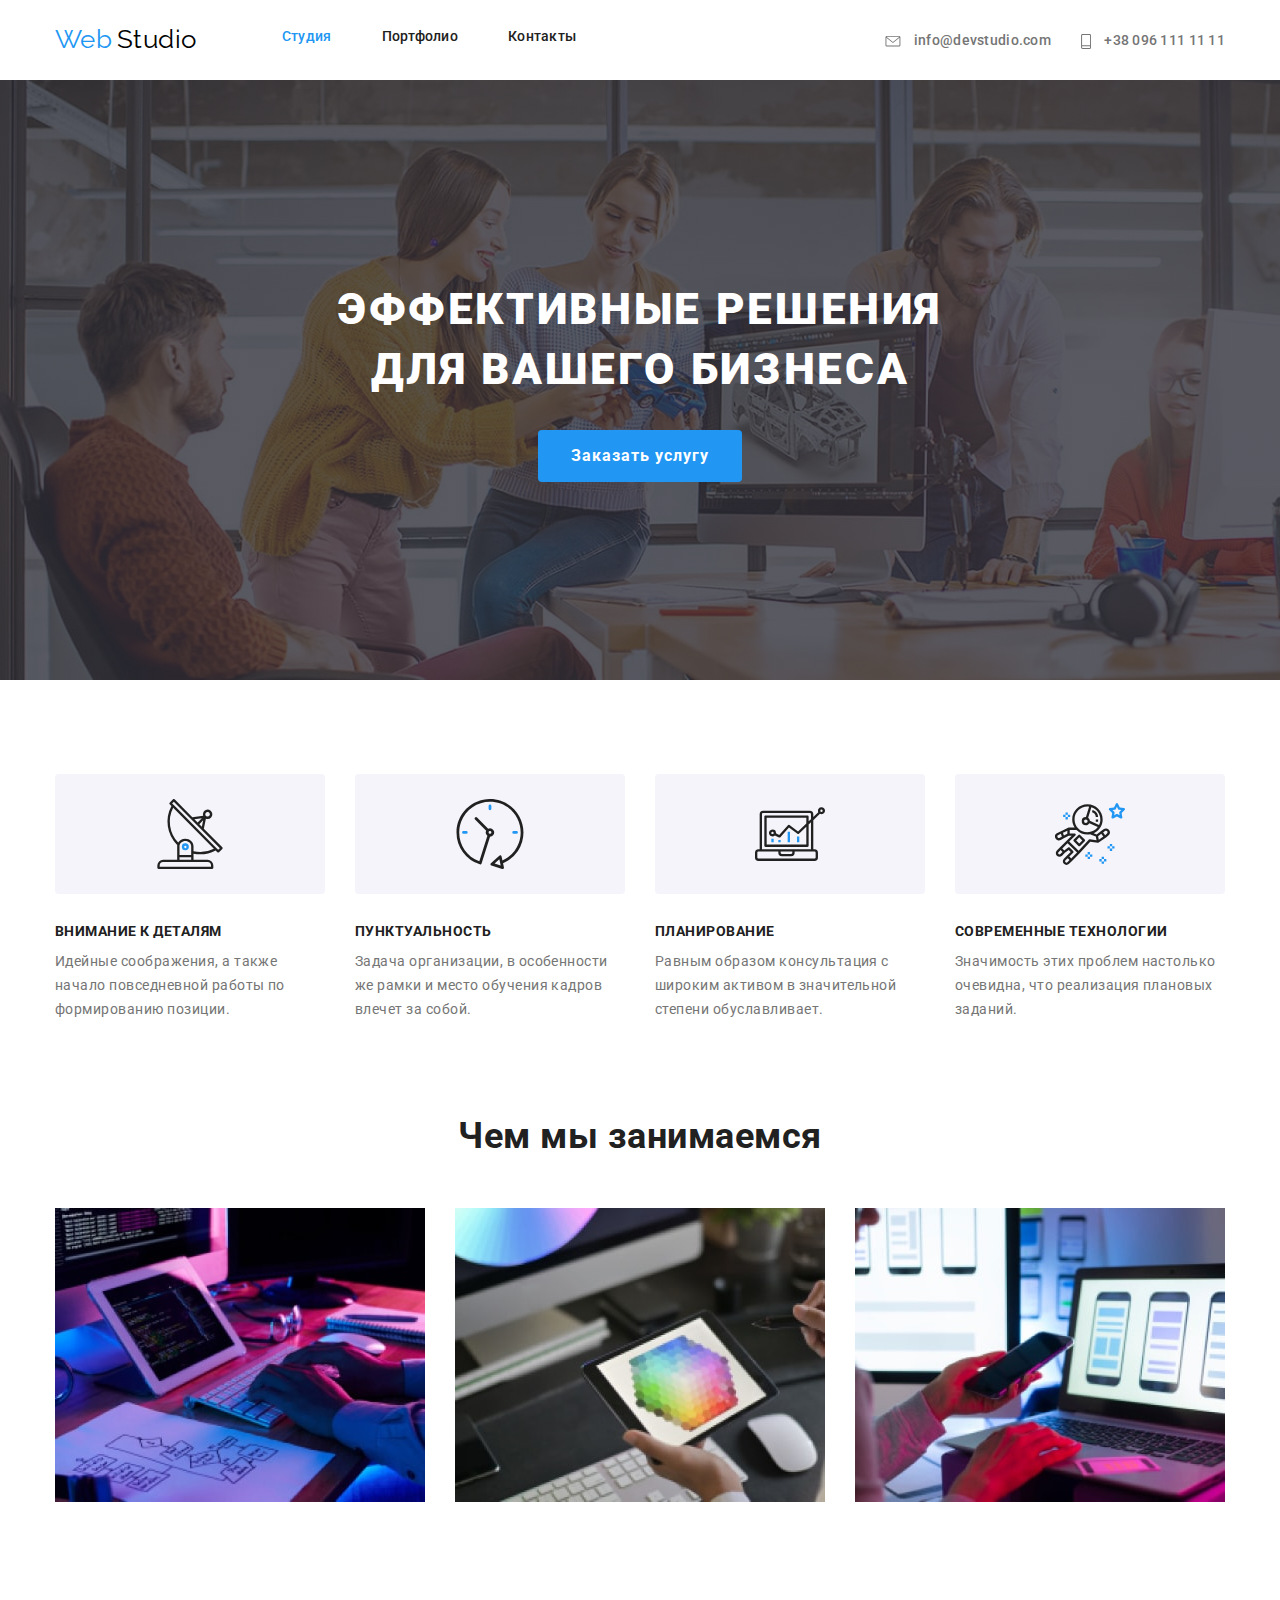
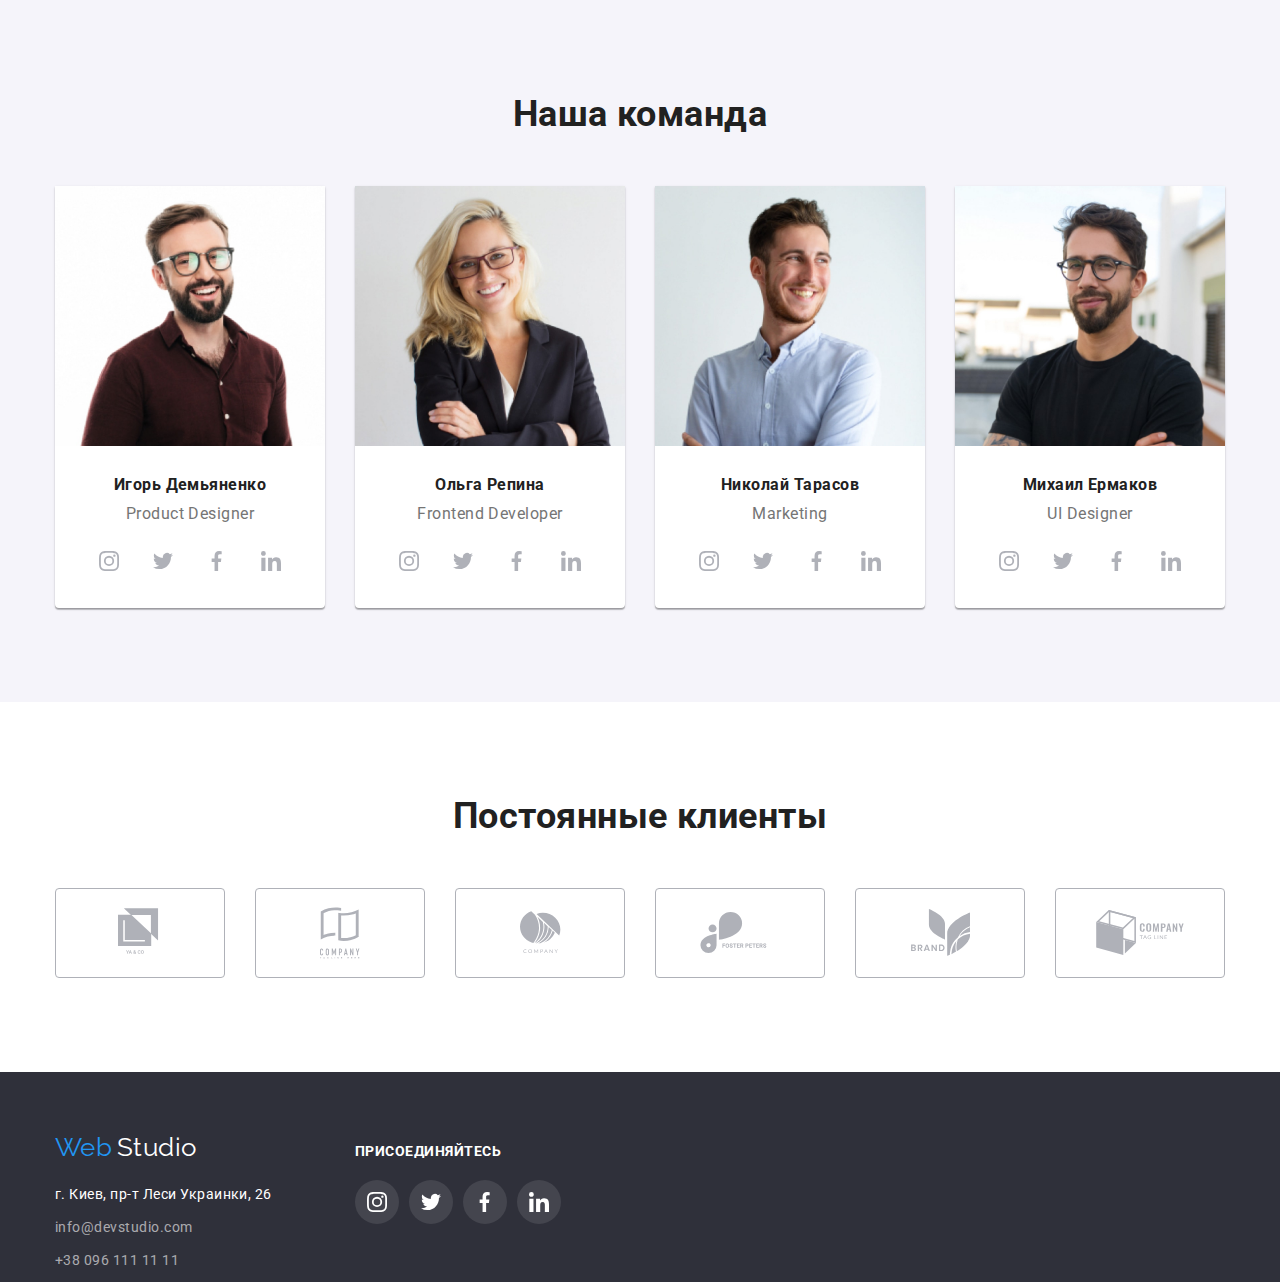
<file: index.html>
<!DOCTYPE html>
<html lang="ru">
  <head>
    <meta charset="UTF-8" />
    <meta name="viewport" content="width=device-width, initial-scale=1.0" />
    <title>Document</title>
    <link
      href="https://fonts.googleapis.com/css2?family=Raleway:wght@700&family=Roboto:wght@400;500;700;900&display=swap"
      rel="stylesheet"
    />
    <link rel="stylesheet" href="./css/normalize.css" />
    <link rel="stylesheet" href="./css/stylies.css" />
  </head>
  <body class="body">
    <!--Шапка страницы-->
    <header class="header">
      <nav class="header-nav">
        <a href="" class="web-studio">
          <span class="web">Web</span> <span class="studio">Studio</span>
        </a>
        <ul class="head-nav">
          <li class="item">
            <a href="./index.html" class="link current"> Студия</a>
          </li>
          <li class="item">
            <a href="./portfolio.html" class="link"> Портфолио</a>
          </li>
          <li class="item"><a href="" class="link"> Контакты</a></li>
        </ul>
        <ul class="head-nav phone">
          <li class="item-phone">
            <a href="mailto:info@devstudio.com" class="link-phone">
              <svg class="icon-letter">
                <use xlink:href="./img/sprite.svg#letter"></use>
              </svg>
              info@devstudio.com
            </a>
          </li>
          <li class="item-phone">
            <a href="tel:380961111111" class="link-phone"
              ><svg class="icon-phone">
                <use xlink:href="./img/sprite.svg#phone"></use>
              </svg>
              +38 096 111 11 11</a
            >
          </li>
        </ul>
      </nav>
    </header>
    <main class="main">
      <!--Блок с заказом услуг-->
      <section class="section-order">
        <div class="container">
          <h1>Эффективные решения для вашего бизнеса</h1>
          <button class="button">Заказать услугу</button>
        </div>
      </section>
      <!--Блок с преимуществоми нашей компании-->
      <section class="section-advantage">
        <div class="container">
          <ul class="list-advantage">
            <li class="style">
              <div class="icon antenna"></div>
              <h2 class="title">Внимание к деталям</h2>
              <p class="text">
                Идейные соображения, а также начало повседневной работы по
                формированию позиции.
              </p>
            </li>
            <li class="style">
              <div class="icon clock"></div>
              <h2 class="title">Пунктуальность</h2>
              <p class="text">
                Задача организации, в особенности же рамки и место обучения
                кадров влечет за собой.
              </p>
            </li>
            <li class="style">
              <div class="icon diagrama"></div>
              <h2 class="title">Планирование</h2>
              <p class="text">
                Равным образом консультация с широким активом в значительной
                степени обуславливает.
              </p>
            </li>
            <li class="style">
              <div class="icon astronaut"></div>
              <h2 class="title">Современные технологии</h2>
              <p class="text">
                Значимость этих проблем настолько очевидна, что реализация
                плановых заданий.
              </p>
            </li>
          </ul>
        </div>
      </section>
      <!--Блок с услугами котоые предоставляет наша компания-->
      <section class="section-services">
        <div class="container">
          <h2 class="title">Чем мы занимаемся</h2>
          <ul class="list-services">
            <li class="style">
              <img src="./img/nout.jpg" alt="фото ноутбука" width="370" />
              <!--<h3 class="caption">Десктопные приложения</h3>-->
            </li>
            <li class="style">
              <img src="./img/telefon.jpg" alt="фото смартфона" width="370" />
              <!--<h3 class="caption">Мобильные приложения</h3>-->
            </li>
            <li class="style">
              <img
                src="./img/monitor.jpg"
                alt="фото экрана монитора"
                width="370"
              />
              <!--<h3 class="caption">Дизайнерские решения</h3>-->
            </li>
          </ul>
        </div>
      </section>
      <!--Блок с нашей командой -->
      <section class="section-team">
        <div class="container">
          <h2 class="title">Наша команда</h2>
          <ul class="list-team">
            <li class="style">
              <img
                class="style-img"
                src="./our-team/igor.jpg"
                alt=" фото Игоря демьяненко"
                width="270"
              />
              <h3 class="caption">Игорь Демьяненко</h3>
              <p class="text">Product Designer</p>
              <ul class="social">
                <li class="social-logo">
                  <a href="" aria-label="лого-инстаграма" class="link">
                    <svg class="icon-social">
                      <use xlink:href="./img/sprite.svg#instagram"></use>
                    </svg>
                  </a>
                </li>
                <li class="social-logo">
                  <a href="" aria-label="лого-твиттера" class="link">
                    <svg class="icon-social">
                      <use xlink:href="./img/sprite.svg#twitter"></use>
                    </svg>
                  </a>
                </li>
                <li class="social-logo">
                  <a href="" aria-label="лого-фейсбука" class="link">
                    <svg class="icon-social">
                      <use xlink:href="./img/sprite.svg#facebook"></use>
                    </svg>
                  </a>
                </li>
                <li class="social-logo">
                  <a href="" aria-label="лого-линкин" class="link">
                    <svg class="icon-social">
                      <use xlink:href="./img/sprite.svg#linkedin"></use>
                    </svg>
                  </a>
                </li>
              </ul>
            </li>
            <li class="style">
              <img
                class="style-img"
                src="./our-team/olga.jpg"
                alt="фото Ольги Репиной"
                width="270"
              />
              <h3 class="caption">Ольга Репина</h3>
              <p class="text">Frontend Developer</p>
              <ul class="social">
                <li class="social-logo">
                  <a href="" aria-label="лого-инстаграма" class="link">
                    <svg class="icon-social">
                      <use xlink:href="./img/sprite.svg#instagram"></use>
                    </svg>
                  </a>
                </li>
                <li class="social-logo">
                  <a href="" aria-label="лого-твиттера" class="link">
                    <svg class="icon-social">
                      <use xlink:href="./img/sprite.svg#twitter"></use>
                    </svg>
                  </a>
                </li>
                <li class="social-logo">
                  <a href="" aria-label="лого-фейсбука" class="link">
                    <svg class="icon-social">
                      <use xlink:href="./img/sprite.svg#facebook"></use>
                    </svg>
                  </a>
                </li>
                <li class="social-logo">
                  <a href="" aria-label="лого-линкин" class="link">
                    <svg class="icon-social">
                      <use xlink:href="./img/sprite.svg#linkedin"></use>
                    </svg>
                  </a>
                </li>
              </ul>
            </li>
            <li class="style">
              <img
                class="style-img"
                src="./our-team/nikolai.jpg"
                alt="фото Николая Тарасова"
                width="270"
              />
              <h3 class="caption">Николай Тарасов</h3>
              <p class="text">Marketing</p>
              <ul class="social">
                <li class="social-logo">
                  <a href="" aria-label="лого-инстаграма" class="link">
                    <svg class="icon-social">
                      <use xlink:href="./img/sprite.svg#instagram"></use>
                    </svg>
                  </a>
                </li>
                <li class="social-logo">
                  <a href="" aria-label="лого-твиттера" class="link">
                    <svg class="icon-social">
                      <use xlink:href="./img/sprite.svg#twitter"></use>
                    </svg>
                  </a>
                </li>
                <li class="social-logo">
                  <a href="" aria-label="лого-фейсбука" class="link">
                    <svg class="icon-social">
                      <use xlink:href="./img/sprite.svg#facebook"></use>
                    </svg>
                  </a>
                </li>
                <li class="social-logo">
                  <a href="" aria-label="лого-линкин" class="link">
                    <svg class="icon-social">
                      <use xlink:href="./img/sprite.svg#linkedin"></use>
                    </svg>
                  </a>
                </li>
              </ul>
            </li>
            <li class="style">
              <img
                class="style-img"
                src="./our-team/mihail.jpg"
                alt="фото Михаила Ермакова"
                width="270"
              />
              <h3 class="caption">Михаил Ермаков</h3>
              <p class="text">UI Designer</p>
              <ul class="social">
                <li class="social-logo">
                  <a href="" aria-label="лого-инстаграма" class="link">
                    <svg class="icon-social">
                      <use xlink:href="./img/sprite.svg#instagram"></use>
                    </svg>
                  </a>
                </li>
                <li class="social-logo">
                  <a href="" aria-label="лого-твиттера" class="link">
                    <svg class="icon-social">
                      <use xlink:href="./img/sprite.svg#twitter"></use>
                    </svg>
                  </a>
                </li>
                <li class="social-logo">
                  <a href="" aria-label="лого-фейсбука" class="link">
                    <svg class="icon-social">
                      <use xlink:href="./img/sprite.svg#facebook"></use>
                    </svg>
                  </a>
                </li>
                <li class="social-logo">
                  <a href="" aria-label="лого-линкин" class="link">
                    <svg class="icon-social">
                      <use xlink:href="./img/sprite.svg#linkedin"></use>
                    </svg>
                  </a>
                </li>
              </ul>
            </li>
          </ul>
        </div>
      </section>
      <!--Блок с компаниями которые получили наши услуги-->
      <section class="section-firm">
        <div class="container">
          <h2 class="title">Постоянные клиенты</h2>
          <ul class="list-firm">
            <li class="style">
              <a href="" class="link-firm">
                <svg class="icon-firm" width="44.27" height="49.23">
                  <use xlink:href="./img/sprite.svg#logo-1"></use>
                </svg>
              </a>
            </li>
            <li class="style">
              <a href="" class="link-firm">
                <svg class="icon-firm" width="40" height="52">
                  <use xlink:href="./img/sprite.svg#logo-2"></use>
                </svg>
              </a>
            </li>
            <li class="style">
              <a href="" class="link-firm">
                <svg class="icon-firm" width="41" height="42.6">
                  <use xlink:href="./img/sprite.svg#logo-3"></use>
                </svg>
              </a>
            </li>
            <li class="style">
              <a href="" class="link-firm">
                <svg class="icon-firm" width="79.66" height="42">
                  <use xlink:href="./img/sprite.svg#logo-4"></use>
                </svg>
              </a>
            </li>
            <li class="style">
              <a href="" class="link-firm">
                <svg class="icon-firm" width="59" height="47">
                  <use xlink:href="./img/sprite.svg#logo-5"></use>
                </svg>
              </a>
            </li>
            <li class="style">
              <a href="" class="link-firm">
                <svg class="icon-firm" width="88.48" height="45.44">
                  <use xlink:href="./img/sprite.svg#logo-6"></use>
                </svg>
              </a>
            </li>
          </ul>
        </div>
      </section>
    </main>
    <!--Подвал страницы-->
    <footer class="footer">
      <div class="container">
        <ul class="footer-list">
          <li class="style">
            <a href="" class="web-studio-footer">
              <span class="web">Web</span> <span class="studio">Studio</span>
            </a>
            <address>
              <p class="text">г. Киев, пр-т Леси Украинки, 26</p>
              <ul>
                <li>
                  <a href="mailto:info@devstudio.com" class="link-phone"
                    >info@devstudio.com</a
                  >
                </li>
                <li>
                  <a href="tel:380961111111" class="link-phone"
                    >+38 096 111 11 11</a
                  >
                </li>
              </ul>
            </address>
          </li>
          <li class="style">
            <h2 class="title">присоединяйтесь</h2>
            <ul class="footer-logo">
              <li class="footer-list">
                <a href="" aria-label="лого-инстаграма" class="link">
                  <svg class="icon-social">
                    <use xlink:href="./img/sprite.svg#instagram"></use>
                  </svg>
                </a>
              </li>
              <li class="footer-list">
                <a href="" aria-label="лого-твиттера" class="link">
                  <svg class="icon-social">
                    <use xlink:href="./img/sprite.svg#twitter"></use>
                  </svg>
                </a>
              </li>
              <li class="footer-list">
                <a href="" aria-label="лого-фейсбука" class="link">
                  <svg class="icon-social">
                    <use xlink:href="./img/sprite.svg#facebook"></use>
                  </svg>
                </a>
              </li>
              <li class="footer-list">
                <a href="" aria-label="лого-линкин" class="link">
                  <svg class="icon-social">
                    <use xlink:href="./img/sprite.svg#linkedin"></use>
                  </svg>
                </a>
              </li>
            </ul>
          </li>
          <!--<li class="style subscription">
            <h2 class="title">Подпишитесь на рассылку</h2>
            <p class="mail">E-mail</p>
          </li>
          <li class="style">
            <button class="footer-btn" type="button">
              Подписаться
              <svg class="icon-footer">
                <use xlink:href="./img/sprite.svg#icon-send"></use>
              </svg>
            </button>
          </li>-->
        </ul>
      </div>
    </footer>
  </body>
</html>
</file>
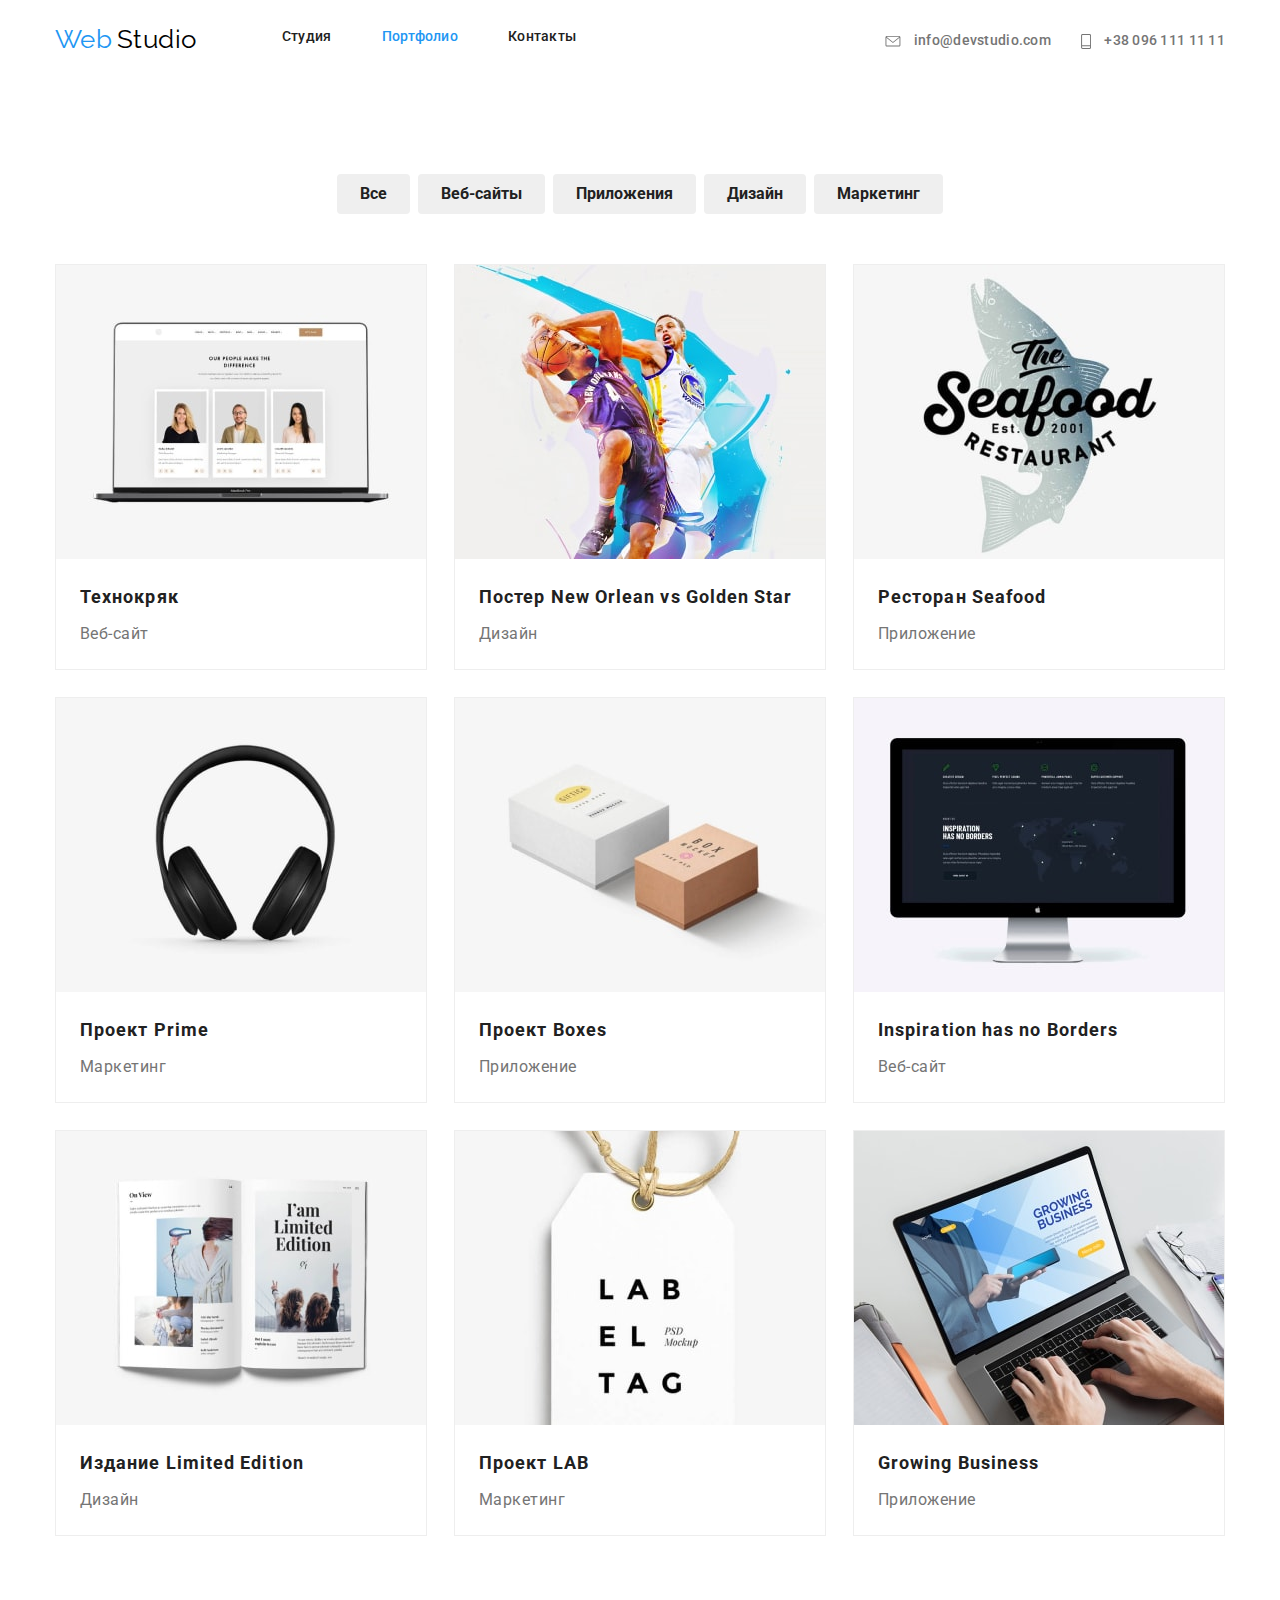
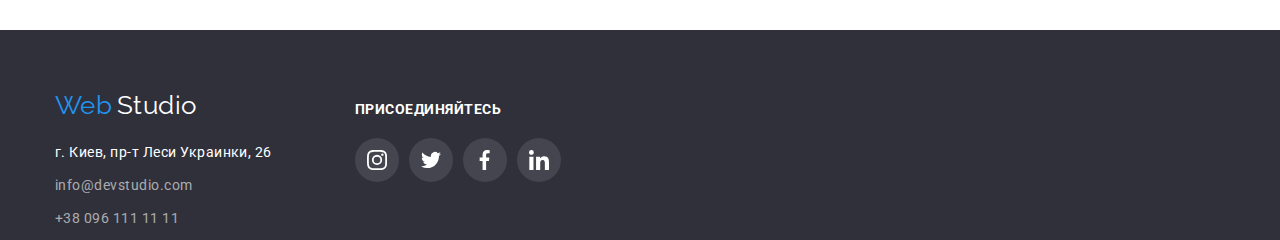
<file: portfolio.html>
<!DOCTYPE html>
<html lang="ru">
  <head>
    <meta charset="UTF-8" />
    <meta name="viewport" content="width=device-width, initial-scale=1.0" />
    <title>Document</title>
    <link
      href="https://fonts.googleapis.com/css2?family=Raleway:wght@700&family=Roboto:wght@400;500;700;900&display=swap"
      rel="stylesheet"
    />
    <link rel="stylesheet" href="./css/normalize.css" />
    <link rel="stylesheet" href="./css/stylies.css" />
  </head>
  <body class="body">
    <!--Шапка страницы-->
    <header class="header">
      <nav class="header-nav">
        <a href="" class="web-studio">
          <span class="web">Web</span> <span class="studio">Studio</span>
        </a>
        <ul class="head-nav">
          <li class="item">
            <a href="./index.html" class="link"> Студия</a>
          </li>
          <li class="item">
            <a href="./portfolio.html" class="link current"> Портфолио</a>
          </li>
          <li class="item"><a href="" class="link"> Контакты</a></li>
        </ul>
        <ul class="head-nav phone">
          <li class="item-phone">
            <a href="mailto:info@devstudio.com" class="link-phone">
              <svg class="icon-letter">
                <use xlink:href="./img/sprite.svg#letter"></use>
              </svg>
              info@devstudio.com
            </a>
          </li>
          <li class="item-phone">
            <a href="tel:380961111111" class="link-phone"
              ><svg class="icon-phone">
                <use xlink:href="./img/sprite.svg#phone"></use>
              </svg>
              +38 096 111 11 11</a
            >
          </li>
        </ul>
      </nav>
    </header>
    <main>
      <!--Секция с навигационными кнопками-->
      <section class="section-nav">
        <div class="container">
          <h1 class="hidden"><span class="visibility">Примеры работ</span></h1>
          <ul class="nav-btn">
            <li class="btn-list">
              <button class="button-nav" type="button">Все</button>
            </li>
            <li class="btn-list">
              <button class="button-nav" type="button">Веб-сайты</button>
            </li>
            <li class="btn-list">
              <button class="button-nav" type="button">Приложения</button>
            </li>
            <li class="btn-list">
              <button class="button-nav" type="button">Дизайн</button>
            </li>
            <li class="btn-list">
              <button class="button-nav" type="button">Маркетинг</button>
            </li>
          </ul>
        </div>
      </section>
      <!--Секция с примерами работ-->
      <section class="section-work">
        <div class="container">
          <ul class="work-list">
            <li class="work-item">
              <a href="" class="link">
                <img
                  class="style-img"
                  src="./portfolio/texnokrjak.jpg"
                  alt="ноутбук с вебсайтом"
                  width="370"
                />
                <h2 class="title">Технокряк</h2>
                <p class="text">Веб-сайт</p>
                <!--<p class="caption">
                  Технокряк это современная площадка распространения
                  коронавируса. Компании используют эту платформу для цифрового
                  шпионажа и атак на защищённые сервера конкурентов.
                </p>-->
              </a>
            </li>
            <li class="work-item">
              <a href="" class="link">
                <img
                  class="style-img"
                  src="./portfolio/new-orlean-vs-golden-star.jpg"
                  alt="баскетболисты с мячем"
                  width="370"
                />
                <h2 class="title">Постер New Orlean vs Golden Star</h2>
                <p class="text">Дизайн</p>
                <!--<p class="caption">
                  Технокряк это современная площадка распространения
                  коронавируса. Компании используют эту платформу для цифрового
                  шпионажа и атак на защищённые сервера конкурентов.
                </p>-->
              </a>
            </li>
            <li class="work-item">
              <a href="" class="link">
                <img
                  class="style-img"
                  src="./portfolio/seafood.jpg"
                  alt="вывеска рыбного ресторана"
                  width="370"
                />
                <h2 class="title">Ресторан Seafood</h2>
                <p class="text">Приложение</p>
                <!--<p class="caption">
                  Технокряк это современная площадка распространения
                  коронавируса. Компании используют эту платформу для цифрового
                  шпионажа и атак на защищённые сервера конкурентов.
                </p>-->
              </a>
            </li>
            <li class="work-item">
              <a href="" class="link">
                <img
                  class="style-img"
                  src="./portfolio/Prime.jpg"
                  alt="картинка с наушники"
                  width="370"
                />
                <h2 class="title">Проект Prime</h2>
                <p class="text">Маркетинг</p>
                <!--<p class="caption">
                  Технокряк это современная площадка распространения
                  коронавируса. Компании используют эту платформу для цифрового
                  шпионажа и атак на защищённые сервера конкурентов.
                </p>-->
              </a>
            </li>
            <li class="work-item">
              <a href="" class="link">
                <img
                  class="style-img"
                  src="./portfolio/Boxes.jpg"
                  alt="картинка с коробками"
                  width="370"
                />
                <h2 class="title">Проект Boxes</h2>
                <p class="text">Приложение</p>
                <!--<p class="caption">
                  Технокряк это современная площадка распространения
                  коронавируса. Компании используют эту платформу для цифрового
                  шпионажа и атак на защищённые сервера конкурентов.
                </p>-->
              </a>
            </li>
            <li class="work-item">
              <a href="" class="link">
                <img
                  class="style-img"
                  src="./portfolio/Inspiration-has-no-Borders.jpg"
                  alt="монитор с вебсайтом"
                  width="370"
                />
                <h2 class="title">Inspiration has no Borders</h2>
                <p class="text">Веб-сайт</p>
                <!--<p class="caption">
                  Технокряк это современная площадка распространения
                  коронавируса. Компании используют эту платформу для цифрового
                  шпионажа и атак на защищённые сервера конкурентов.
                </p>-->
              </a>
            </li>
            <li class="work-item">
              <a href="" class="link">
                <img
                  class="style-img"
                  src="./portfolio/Limited-Edition.jpg"
                  alt="картинка с журналом"
                  width="370"
                />
                <h2 class="title">Издание Limited Edition</h2>
                <p class="text">Дизайн</p>
                <!--<p class="caption">
                  Технокряк это современная площадка распространения
                  коронавируса. Компании используют эту платформу для цифрового
                  шпионажа и атак на защищённые сервера конкурентов.
                </p>-->
              </a>
            </li>
            <li class="work-item">
              <a href="" class="link">
                <img
                  class="style-img"
                  src="./portfolio/LAB.jpg"
                  alt="картинка с физиткой"
                  width="370"
                />
                <h2 class="title">Проект LAB</h2>
                <p class="text">Маркетинг</p>
                <!--<p class="caption">
                  Технокряк это современная площадка распространения
                  коронавируса. Компании используют эту платформу для цифрового
                  шпионажа и атак на защищённые сервера конкурентов.
                </p>-->
              </a>
            </li>
            <li class="work-item">
              <a href="" class="link">
                <img
                  class="style-img"
                  src="./portfolio/Growing-Business.jpg"
                  alt="картинка с ноутбуком"
                  width="370"
                />
                <h2 class="title">Growing Business</h2>
                <p class="text">Приложение</p>
                <!--<p class="caption">
                  Технокряк это современная площадка распространения
                  коронавируса. Компании используют эту платформу для цифрового
                  шпионажа и атак на защищённые сервера конкурентов.
                </p>-->
              </a>
            </li>
          </ul>
        </div>
      </section>
    </main>
    <!--Подвал страницы-->
    <footer class="footer">
      <div class="container">
        <ul class="footer-list">
          <li class="style">
            <a href="" class="web-studio-footer">
              <span class="web">Web</span> <span class="studio">Studio</span>
            </a>
            <address>
              <p class="text">г. Киев, пр-т Леси Украинки, 26</p>
              <ul>
                <li>
                  <a href="mailto:info@devstudio.com" class="link-phone"
                    >info@devstudio.com</a
                  >
                </li>
                <li>
                  <a href="tel:380961111111" class="link-phone"
                    >+38 096 111 11 11</a
                  >
                </li>
              </ul>
            </address>
          </li>
          <li class="style">
            <h2 class="title">присоединяйтесь</h2>
            <ul class="footer-logo">
              <li class="footer-list">
                <a href="" aria-label="лого-инстаграма" class="link">
                  <svg class="icon-social">
                    <use xlink:href="./img/sprite.svg#instagram"></use>
                  </svg>
                </a>
              </li>
              <li class="footer-list">
                <a href="" aria-label="лого-твиттера" class="link">
                  <svg class="icon-social">
                    <use xlink:href="./img/sprite.svg#twitter"></use>
                  </svg>
                </a>
              </li>
              <li class="footer-list">
                <a href="" aria-label="лого-фейсбука" class="link">
                  <svg class="icon-social">
                    <use xlink:href="./img/sprite.svg#facebook"></use>
                  </svg>
                </a>
              </li>
              <li class="footer-list">
                <a href="" aria-label="лого-линкин" class="link">
                  <svg class="icon-social">
                    <use xlink:href="./img/sprite.svg#linkedin"></use>
                  </svg>
                </a>
              </li>
            </ul>
          </li>
          <!--<li class="style subscription">
            <h2 class="title">Подпишитесь на рассылку</h2>
            <p class="mail">E-mail</p>
          </li>
          <li class="style">
            <button class="footer-btn" type="button">
              Подписаться
              <svg class="icon-footer">
                <use xlink:href="./img/sprite.svg#icon-send"></use>
              </svg>
            </button>
          </li>-->
        </ul>
      </div>
    </footer>
  </body>
</html>
</file>
<file: css/stylies.css>
/* основной цвет #212121 */
/* вторичный цвет #757575 */
/* цвет наведения #2196F3 */

:root {
  --accent-color: #2196f3;
  --main-color: #212121;
  --secondary-color: #757575;
}

.body {
  font-family: "Roboto", sans-serif;
  color: var(--main-color);
  letter-spacing: 0.03em;
}
ul {
  list-style: none;
  margin: 0;
  padding: 0;
}

/*шапка страницы*/

.header-nav {
  display: flex;
  align-items: center;
  height: 80px;

  width: 1170px;
  margin-left: auto;
  margin-right: auto;
  padding-left: 15px;
  padding-right: 15px;
}

.web-studio {
  text-decoration: none;
}

.web {
  font-family: "Raleway", sans-serif;
  color: var(--accent-color);
  font-size: 26px;
  line-height: 1.2;
}
.studio {
  font-family: "Raleway", sans-serif;
  color: #000000;
  font-size: 26px;
  line-height: 1.2;
}

.head-nav {
  display: flex;
  margin-left: 85px;
}
.head-nav .item + .item {
  margin-left: 50px;
}
.head-nav .item-phone + .item-phone {
  margin-left: 30px;
}
.head-nav.phone {
  margin-left: auto;
}

.head-nav .link {
  display: block;
  padding-top: 32px;
  padding-bottom: 38px;

  font-weight: 500;
  font-size: 14px;
  line-height: 1.14;
  letter-spacing: 0.02em;
  color: var(--main-color);
  text-decoration: none;
}

.head-nav .link.current {
  color: var(--accent-color);
}

.head-nav .link:hover,
.head-nav .link:focus {
  color: var(--accent-color);
}

.head-nav .link-phone {
  color: var(--secondary-color);
  fill: var(--secondary-color);

  font-size: 14px;
  line-height: 1.14;
  letter-spacing: 0.02em;
  font-weight: 500;
  text-decoration: none;
}

.main {
  background-color: #ffffff;
}
.link-phone .icon-letter {
  width: 16px;
  height: 11.2px;
  margin: 0;
  margin-right: 10px;
  vertical-align: middle;
}
.link-phone .icon-phone {
  width: 10px;
  height: 15px;
  margin: 0;
  margin-right: 10px;
  vertical-align: middle;
}
.link-phone:hover,
.link-phone:focus {
  color: var(--accent-color);
  fill: var(--accent-color);
}
/* Блок с заказом услуг */

.container {
  width: 1170px;
  margin-left: auto;
  margin-right: auto;
  padding-left: 15px;
  padding-right: 15px;
  text-align: center;
}

h1 {
  margin: auto;
  padding-left: 237px;
  padding-right: 237px;
  padding-top: 200px;
  padding-bottom: 30px;
  width: 696px;

  font-weight: 900;
  font-size: 44px;
  line-height: 1.36;
  text-align: center;
  letter-spacing: 0.06em;
  text-transform: uppercase;
  color: #ffffff;
}
.button {
  border-radius: 4px;
  padding: 10px 32px;
  min-width: 200px;
  border: 1px solid transparent;

  font-weight: 700;
  font-size: 16px;
  line-height: 1.87;
  letter-spacing: 0.06em;
  background-color: var(--accent-color);
  color: #ffffff;
}
.section-order {
  height: 600px;
  max-width: 1600px;
  margin-left: auto;
  margin-right: auto;
  background-color: var(--secondary-color);
  background-image: linear-gradient(
      rgba(47, 48, 58, 0.8),
      rgba(47, 48, 58, 0.8)
    ),
    url(../img/Header.jpg);
}
/* Блок с преимуществоми нашей компании */

.list-advantage {
  display: flex;
  text-align: left;
}
.section-advantage {
  padding-top: 94px;
}
.style {
  width: 270px;
}
.list-advantage .style + .style {
  margin-left: 30px;
}
.style .icon {
  background-color: #f5f4fa;
  background-repeat: no-repeat;
  background-position: 50% 50%;

  width: 270px;
  height: 120px;
  border-radius: 4px;
  margin-bottom: 30px;
}
.antenna {
  background-image: url(../img/antenna.svg);
}

.clock {
  background-image: url(../img/clock.svg);
}

.diagrama {
  background-image: url(../img/diagram.svg);
}

.astronaut {
  background-image: url(../img/astronaut.svg);
}
.icon .img {
  margin: 25px 100px;
}

.section-advantage .title {
  margin: 0;
  margin-bottom: 10px;

  font-size: 14px;
  line-height: 1.14;
  text-transform: uppercase;
}

.section-advantage .text {
  margin: 0;

  font-size: 14px;
  line-height: 1.71;
  color: var(--secondary-color);
}

/* Блок с услугами котоые предоставляет наша компания */
.section-services {
  padding-top: 94px;
  padding-bottom: 94px;
}
.list-services {
  display: flex;
}
.list-services .style {
  width: 370px;
}
.list-services .style + .style {
  margin-left: 30px;
}

.section-services .title {
  margin: 0;
  margin-bottom: 50px;

  font-size: 36px;
  line-height: 1.16;
  text-align: center;
}

.section-services .caption {
  font-size: 14px;
  line-height: 1.14;
  font-weight: 600;
  text-align: center;
  text-transform: uppercase;
}

/* Блок с нашей командой */
.section-team {
  background-color: #f5f4fa;

  height: 702px;
  margin: auto;
}
.list-team {
  display: flex;
}
.list-team .style + .style {
  margin-left: 30px;
}
.list-team .style {
  background-color: #ffffff;
  width: 270px;
  height: 422px;

  box-shadow: 0px 1px 3px rgba(0, 0, 0, 0.12), 0px 1px 1px rgba(0, 0, 0, 0.14),
    0px 2px 1px rgba(0, 0, 0, 0.2);
  border-radius: 0px 0px 4px 4px;
}
.style-img {
  display: block;
}
.section-team .title {
  padding-top: 94px;
  margin: 0;
  margin-bottom: 50px;
  font-size: 36px;
  line-height: 1.16;
  text-align: center;
}

.section-team .caption {
  margin: 0;
  margin-top: 30px;
  margin-bottom: 10px;

  font-size: 16px;
  line-height: 1.18;
  text-align: center;
}

.section-team .text {
  margin: 0;
  margin-bottom: 16px;

  font-size: 16px;
  line-height: 1.18;
  text-align: center;
  color: var(--secondary-color);
}

.icon-social {
  fill: #afb1b8;
  width: 20px;
  height: 20px;
}

.social {
  display: flex;
  margin-left: 32px;
  margin-right: 32px;
}
.social-logo .link {
  display: inline-flex;
  background-color: #ffffff;
  align-items: center;
  justify-content: center;
  width: 44px;
  height: 44px;
  border-radius: 50px;
}
.social-logo .link:hover,
.social-logo .link:focus {
  background-color: var(--accent-color);
}
.social-logo .link:hover .icon-social {
  fill: #ffffff;
}

.social .social-logo + .social-logo {
  margin-left: 10px;
}
/*Блок с компаниями которые получили наши услуги*/
.section-firm {
  padding-top: 94px;
  padding-bottom: 94px;
}
.list-firm {
  display: flex;
}

.style .link-firm {
  width: 170px;
  height: 90px;
  display: inline-flex;
  align-items: center;
  justify-content: center;
  fill: #afb1b8;
  border: 1px solid #afb1b8;
  box-sizing: border-box;
  border-radius: 4px;
}

.link-firm:hover {
  border-color: var(--accent-color);
  color: var(--accent-color);
  fill: var(--accent-color);
}
.list-firm .style + .style {
  margin-left: 30px;
}

.section-firm .title {
  margin: 0;
  margin-bottom: 50px;

  font-size: 36px;
  line-height: 1.16;
  text-align: center;
}

/*Подвал страницы*/
.container .footer-list {
  display: flex;
}

.footer-list .style {
  text-align: left;
  width: 230px;
}

.web-studio-footer {
  display: block;
  padding-top: 60px;
  padding-bottom: 20px;
  text-decoration: none;
}

.footer {
  background-color: #2f303a;
}
.container .web-studio {
  text-align: left;
  display: block;
  padding-top: 60px;
  padding-bottom: 20px;
}

.footer .studio {
  font-family: "Raleway", sans-serif;
  color: #ffffff;
  font-size: 26px;
  line-height: 1.2;
  text-decoration: none;
}
.footer-list .style + .style {
  margin-left: 70px;
}

.footer .text {
  margin: 0;
  font-size: 14px;
  line-height: 1.71;
  color: #ffffff;
  font-style: normal;
  width: 230px;
  margin-right: 0;
}

.footer .link-phone {
  display: block;
  text-align: left;
  margin-top: 9px;
  margin-bottom: 9px;

  font-style: normal;
  font-size: 14px;
  line-height: 1.71;
  color: rgba(255, 255, 255, 0.6);
  text-decoration: none;
}

.footer-logo {
  display: flex;
  width: 206px;
  margin: auto;
  margin-right: 0px;
  margin-left: 0px;
}

.footer-list .icon-social {
  fill: #ffffff;
}
.footer-list .link {
  display: inline-flex;
  background-color: rgba(255, 255, 255, 0.1);
  align-items: center;
  justify-content: center;
  width: 44px;
  height: 44px;
  border-radius: 50px;
}

.footer-logo .footer-list + .footer-list {
  margin-left: 10px;
}

.footer .link-phone:hover,
.footer .link-phone:focus {
  color: var(--accent-color);
}

.footer .link:hover,
.footer .link:focus {
  background-color: var(--accent-color);
}

.footer .title {
  margin: 0;
  margin-top: 72px;
  margin-bottom: 20px;

  font-size: 14px;
  line-height: 1.14;
  text-transform: uppercase;
  color: #ffffff;
}

/*.footer .mail {
  display: block;
  width: 47px;
  margin: 0px;
  padding-top: 15px;
  padding-bottom: 15px;
  padding-left: 16px;
  padding-right: 295px;
  border: 1px solid rgba(255, 255, 255, 0.3);

  border-radius: 4px;
  font-size: 16px;
  line-height: 1.25;
  display: flex;
  align-items: center;
  color: rgba(255, 255, 255, 0.6);
}

.footer-btn {
  margin-top: 108px;
  margin-left: 50px;
  padding-left: 29px;

  width: 200px;
  height: 50px;
  background: var(--accent-color);
  border-radius: 4px;
  border: 1px solid transparent;

  color: #ffffff;
  font-size: 16px;
  line-height: 1.87;
  display: flex;
  align-items: center;
  text-align: center;
  letter-spacing: 0.06em;
}
.icon-footer {
  height: 24px;
  width: 24px;
  margin-left: 10px;
}*/

/*Секция с навигационными кнопками*/
.hidden {
  visibility: hidden;
  margin: 0;
  padding: 0;
}
.visibility {
  display: block;
  width: 0px;
  height: 0px;
}
.nav-btn {
  display: flex;
  padding-top: 94px;
  justify-content: center;
}
.nav-btn {
  text-align: center;
}
.nav-btn .btn-list + .btn-list {
  margin-left: 8px;
}

.section-nav .button-nav {
  padding: 6px 22px;

  font-weight: 700;
  font-size: 16px;
  line-height: 1.62;
  border-radius: 4px;
  color: var(--main-color);
  border: 1px solid transparent;
}
.section-nav .button-nav:hover,
.section-nav .button-nav:focus {
  background-color: var(--accent-color);
  color: #ffffff;
}

/*Секция с примерами работ*/
.work-list {
  display: flex;
  flex-wrap: wrap;
}
.work-item {
  width: 370px;
}
.work-list .work-item {
  margin-right: 27px;
  margin-bottom: 27px;
  text-align: left;
  border: 1px solid #eeeeee;
}
.work-list .work-item:nth-child(3n) {
  margin-right: 0px;
}
.work-list .work-item:nth-last-child(-n + 3) {
  margin-bottom: 0px;
}
.section-work {
  padding-top: 50px;
  padding-bottom: 94px;
}
.section-work .caption {
  display: block;
  margin: 0;

  margin-right: 24px;
  margin-left: 24px;
  font-size: 18px;
  line-height: 1.55;
  color: var(--secondary-color);
}
.section-work .title {
  display: block;
  margin: 0;
  margin-right: 24px;
  margin-left: 24px;
  margin-top: 20px;
  margin-bottom: 4px;

  font-size: 18px;
  line-height: 2;
  letter-spacing: 0.06em;
  font-weight: 700;
  color: var(--main-color);
}

.section-work .text {
  display: block;
  margin: 0;

  margin-right: 24px;
  margin-left: 24px;
  margin-bottom: 20px;

  font-size: 16px;
  line-height: 1.87;
  color: var(--secondary-color);
}
.section-work .link {
  text-decoration: none;
}
</file>
